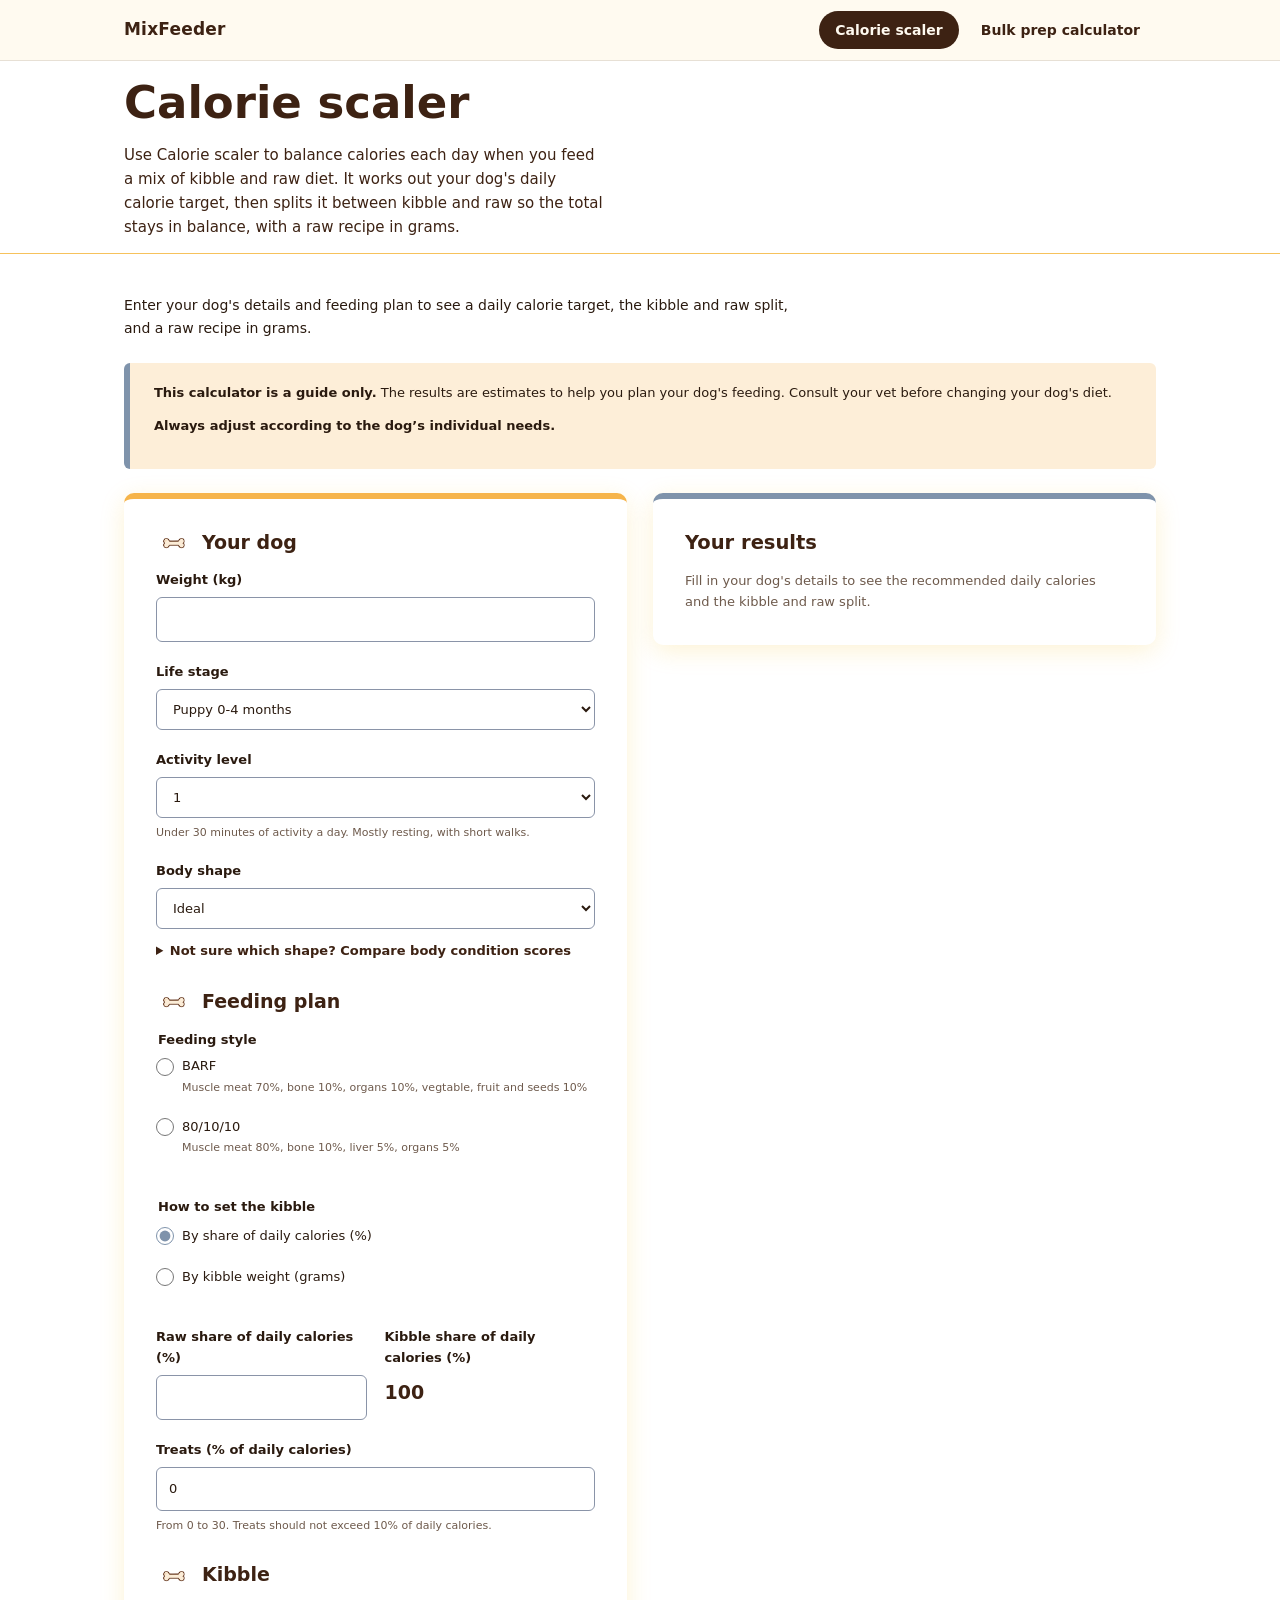
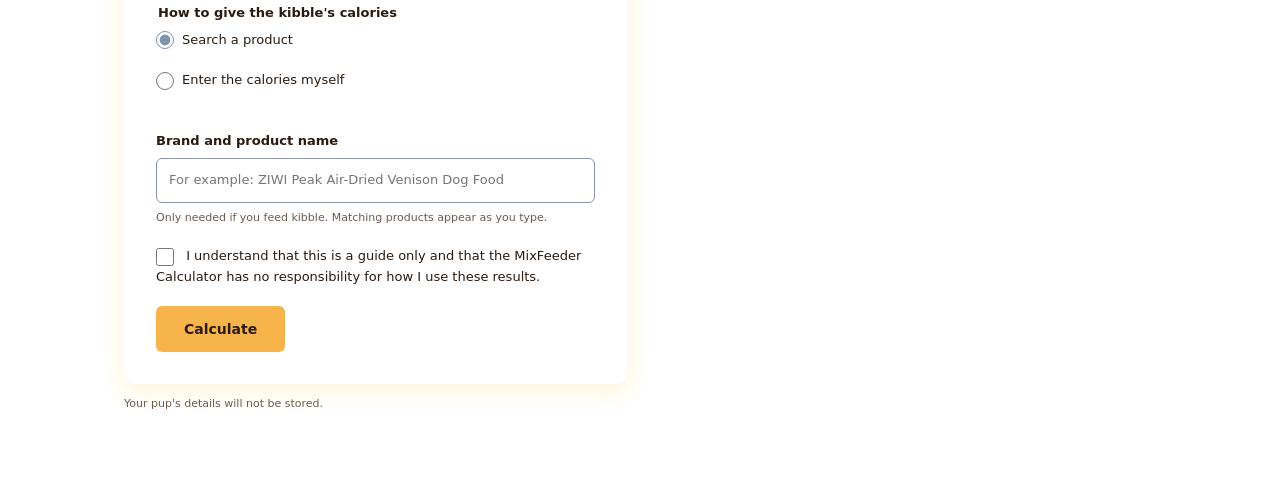
<file: index.html>
<!DOCTYPE html>
<html lang="en">
<head>
<meta charset="UTF-8">
<meta name="viewport" content="width=device-width, initial-scale=1">
<title>Calorie scaler | MixFeeder</title>
<meta name="description" content="Estimate your dog's daily calories and raw or kibble portions. A guide only.">
<link rel="stylesheet" href="assets/css/style.css?v=2026110516">
</head>
<body>
<a class="skip-link" href="#main">Skip to content</a>
<header class="site-nav">
  <div class="container site-nav-inner">
    <a class="site-nav-brand" href="index.html">MixFeeder</a>
    <nav aria-label="Main">
      <ul class="site-nav-links">
        <li><a href="index.html" aria-current="page">Calorie scaler</a></li>
        <li><a href="ingredient.html">Bulk prep calculator</a></li>
      </ul>
    </nav>
  </div>
</header>
<main id="main">
<section class="hero" id="top">
  <div class="container hero-inner">
    <div>
      <h1>Calorie scaler</h1>
      <p>Use Calorie scaler to balance calories each day when you feed a mix of kibble and raw diet. It works out your dog's daily calorie target, then splits it between kibble and raw so the total stays in balance, with a raw recipe in grams.</p>
    </div>
  </div>
</section>
<section class="section calc" id="calculator">
  <div class="container">
    <p class="intro">Enter your dog's details and feeding plan to see a daily calorie target, the kibble and raw split, and a raw recipe in grams.</p>
    <div class="calc-disclaimer" role="note">
      <p><strong>This calculator is a guide only.</strong> The results are estimates to help you plan your dog's feeding. Consult your vet before changing your dog's diet.</p>
      <p><strong>Always adjust according to the dog’s individual needs.</strong></p>
    </div>
    <div class="calc-layout">
      <div class="calc-inputs">
      <form class="enquiry-form calc-form" id="calc-form" novalidate>
        <h2>Your dog</h2>
        <div class="field">
          <label for="calc-weight">Weight (kg)</label>
          <input id="calc-weight" name="weight" type="text" inputmode="decimal" autocomplete="off">
            <p class="field-error" id="calc-weight-err"></p>
        </div>
        <div class="field">
          <label for="calc-factor">Life stage</label>
          <select id="calc-factor" name="factor"></select>
        </div>
        <div class="field">
          <label for="calc-activity">Activity level</label>
          <select id="calc-activity" name="activity"></select>
          <p class="field-hint" id="calc-activity-guide"></p>
        </div>
        <div class="field">
          <label for="calc-shape">Body shape</label>
          <select id="calc-shape" name="shape"></select>
          <p class="field-error" id="calc-shape-err"></p>
        </div>

        <details class="shape-guide">
          <summary>Not sure which shape? Compare body condition scores</summary>
          <p class="field-hint">Body condition score runs from 1 (very thin) to 5 (heavy). A score of 3 is ideal. Run your hand along the ribs with light pressure, then look at your dog from above and from the side.</p>
          <img class="waist-figure" src="assets/img/body-scale.png?v=2026110516" alt="Five dogs from very thin to heavy, each shown from above and from the side. The middle dog is marked 5.">
          <table class="shape-table">
            <caption class="sr-only">Body condition score, how the ribs feel, and the body shape option it matches</caption>
            <thead>
              <tr><th scope="col">Score</th><th scope="col">How the ribs feel when you touch them</th><th scope="col">Option to choose</th></tr>
            </thead>
            <tbody>
              <tr>
                <td>1</td>
                <td>Ribs can be felt with no fat cover. With light pressure they feel sharp, and you can count each one easily.</td>
                <td>Skinny (underweight)</td>
              </tr>
              <tr>
                <td>2</td>
                <td>Ribs are easy to feel with only a very thin layer of fat. They feel close to the surface.</td>
                <td>Skinny (underweight)</td>
              </tr>
              <tr>
                <td>3</td>
                <td>Ribs can be felt with light pressure under a thin, even layer of fat. They should not be visible.</td>
                <td>Ideal</td>
              </tr>
              <tr>
                <td>4</td>
                <td>Ribs are harder to feel and need firmer pressure under a layer of fat.</td>
                <td>Fat (overweight)</td>
              </tr>
              <tr>
                <td>5</td>
                <td>Ribs are very hard to feel under a thick layer of fat. The waist is not visible.</td>
                <td>Fat (overweight)</td>
              </tr>
            </tbody>
          </table>
        </details>

        <h2>Feeding plan</h2>
        <fieldset class="field" id="calc-style">
          <legend>Feeding style</legend>
          <div class="field check"><input id="style-barf" name="style" type="radio" value="barf"><label for="style-barf">BARF</label><span class="ratio-note">Muscle meat 70%, bone 10%, organs 10%, vegtable, fruit and seeds 10%</span></div>
          <div class="field check"><input id="style-8010" name="style" type="radio" value="80-10-10"><label for="style-8010">80/10/10</label><span class="ratio-note">Muscle meat 80%, bone 10%, liver 5%, organs 5%</span></div>
          <p class="field-error" id="calc-style-err"></p>
        </fieldset>
        <fieldset class="field" id="calc-mode">
          <legend>How to set the kibble</legend>
          <div class="field check"><input id="mode-percent" name="mode" type="radio" value="percent" checked><label for="mode-percent">By share of daily calories (%)</label></div>
          <div class="field check"><input id="mode-grams" name="mode" type="radio" value="grams"><label for="mode-grams">By kibble weight (grams)</label></div>
        </fieldset>
        <div id="calc-percent-fields">
          <div class="field-row">
            <div class="field">
              <label for="calc-raw">Raw share of daily calories (%)</label>
              <input id="calc-raw" name="raw" type="text" inputmode="numeric" autocomplete="off">
              <p class="field-error" id="calc-raw-err"></p>
            </div>
            <div class="field">
              <span class="field-label">Kibble share of daily calories (%)</span>
              <p class="calc-kibble-pct" id="calc-kibble-pct" aria-live="polite"></p>
            </div>
          </div>
        </div>
        <div id="calc-grams-fields" hidden>
          <div class="field">
            <label for="calc-kibble-g">Kibble weight per day (g)</label>
            <input id="calc-kibble-g" name="kibbleGrams" type="text" inputmode="numeric" autocomplete="off">
            <p class="field-hint">Uses the calories of the kibble product you choose below. Raw food makes up the rest of the daily calories.</p>
            <p class="field-error" id="calc-kibble-g-err"></p>
          </div>
        </div>

        <div class="field">
        <label for="calc-treat">Treats (% of daily calories)</label>
        <input id="calc-treat" name="treat" type="text" inputmode="numeric" autocomplete="off" value="0">
        <p class="field-hint">From 0 to 30. Treats should not exceed 10% of daily calories.</p>
        <p class="field-error" id="calc-treat-err"></p>
      </div>

      <h2>Kibble</h2>
        <fieldset class="field" id="calc-kibble-source">
          <legend>How to give the kibble's calories</legend>
          <div class="field check"><input id="source-product" name="kibble_source" type="radio" value="product" checked><label for="source-product">Search a product</label></div>
          <div class="field check"><input id="source-manual" name="kibble_source" type="radio" value="manual"><label for="source-manual">Enter the calories myself</label></div>
        </fieldset>
        <div id="calc-product-fields">
        <div class="field">
          <label for="calc-product-search">Brand and product name</label>
          <input id="calc-product-search" type="text" autocomplete="off" placeholder="For example: ZIWI Peak Air-Dried Venison Dog Food">
          <p class="field-hint">Only needed if you feed kibble. Matching products appear as you type.</p>
          <ul class="product-results" id="calc-product-results"></ul>
          <p class="field-hint" id="calc-product-chosen"></p>
        </div>
        </div>
        <div id="calc-manual-fields" hidden>
          <div class="field-row">
            <div class="field">
              <label for="calc-manual-value">Calories</label>
              <input id="calc-manual-value" name="manualValue" type="text" inputmode="decimal" autocomplete="off">
              <p class="field-error" id="calc-manual-value-err"></p>
            </div>
            <div class="field">
              <label for="calc-manual-unit">Unit</label>
              <select id="calc-manual-unit" name="manualUnit">
                <option value="g">kcal per g</option>
                <option value="100g" selected>kcal per 100 g</option>
                <option value="oz">kcal per ounce</option>
                <option value="lb">kcal per lb</option>
              </select>
            </div>
          </div>
          <p class="field-hint">Use the value on the bag or the shop listing. For example, 3.9 kcal per g is 390 kcal per 100 g.</p>
        </div>

        <div class="field check calc-consent">
          <input id="calc-accept" name="accept" type="checkbox" value="yes">
          <label for="calc-accept">I understand that this is a guide only and that the MixFeeder Calculator has no responsibility for how I use these results.</label>
        </div>
        <p class="field-error" id="calc-error" role="alert"></p>
        <button class="btn" type="submit">Calculate</button>
      </form>
      </div>
      <aside class="calc-side" aria-label="Your results">
        <div class="calc-placeholder" id="calc-placeholder">
          <h2>Your results</h2>
          <p>Fill in your dog's details to see the recommended daily calories and the kibble and raw split.</p>
        </div>
        <section class="calc-results" id="calc-results" aria-live="polite" hidden></section>
      </aside>
    </div>
    <p class="form-note">Your pup's details will not be stored.</p>
  </div>
</section>
  </div>
</section>
</main>
<script src="assets/js/feeding-config.js?v=2026110516"></script>
<script src="assets/js/calculator-core.js?v=2026110516"></script>
<script src="assets/js/calculator.js?v=2026110516"></script>
</body>
</html>
</file>
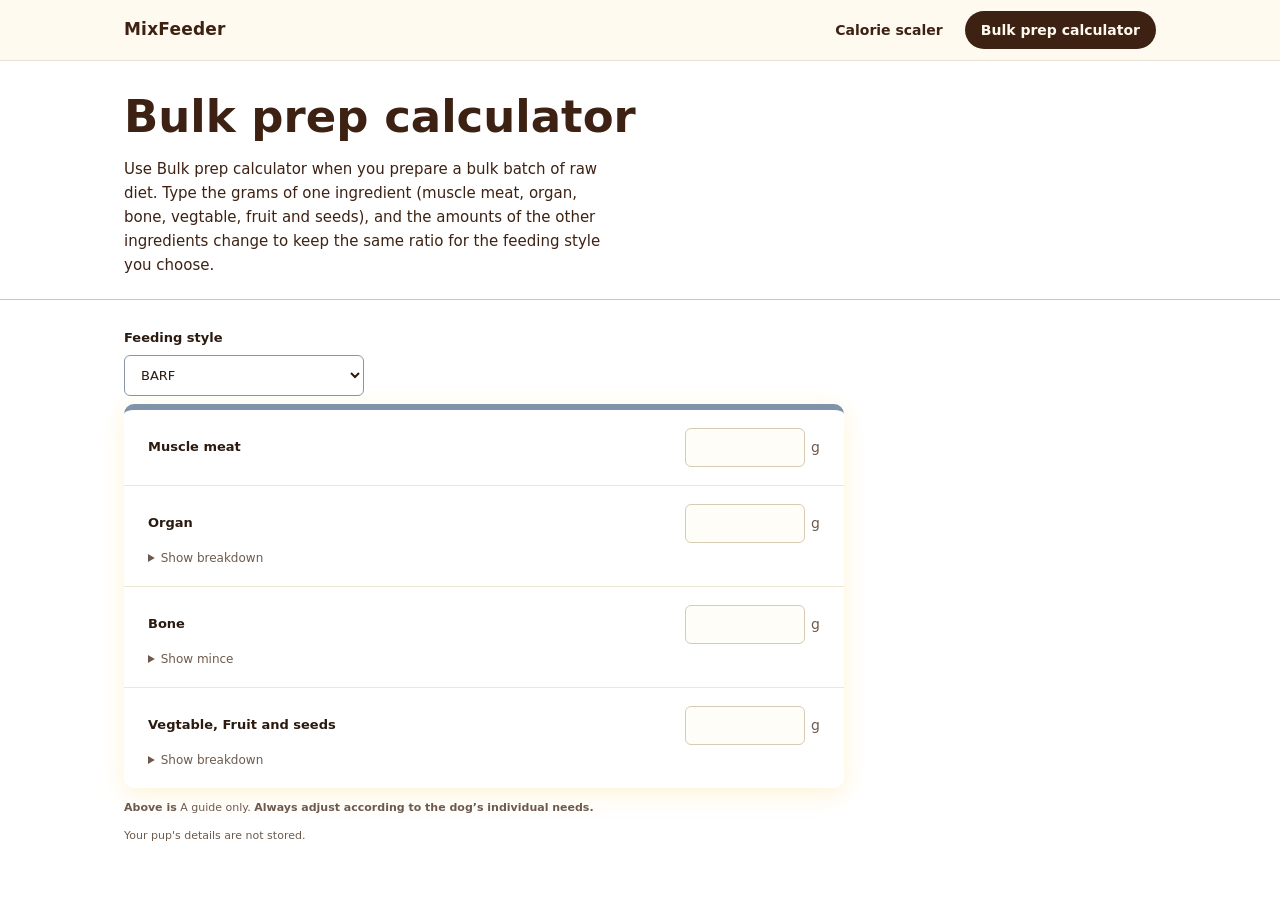
<file: ingredient.html>
<!DOCTYPE html>
<html lang="en">
<head>
<meta charset="UTF-8">
<meta name="viewport" content="width=device-width, initial-scale=1">
<title>Bulk prep calculator | MixFeeder</title>
<meta name="description" content="Type the amount of any one ingredient and see the rest of the raw recipe adjust to the same ratio. A guide only.">
<link rel="stylesheet" href="assets/css/style.css?v=2026110516">
</head>
<body>
<a class="skip-link" href="#main">Skip to content</a>
<header class="site-nav">
  <div class="container site-nav-inner">
    <a class="site-nav-brand" href="index.html">MixFeeder</a>
    <nav aria-label="Main">
      <ul class="site-nav-links">
        <li><a href="index.html">Calorie scaler</a></li>
        <li><a href="ingredient.html" aria-current="page">Bulk prep calculator</a></li>
      </ul>
    </nav>
  </div>
</header>
<main id="main">
<section class="hero hero-compact">
  <div class="container hero-inner">
    <div>
      <h1>Bulk prep calculator</h1>
      <p>Use Bulk prep calculator when you prepare a bulk batch of raw diet. Type the grams of one ingredient (muscle meat, organ, bone, vegtable, fruit and seeds), and the amounts of the other ingredients change to keep the same ratio for the feeding style you choose.</p>
    </div>
  </div>
</section>
<section class="section ingredient-page">
  <div class="container">
    <div class="ingredient-controls">
      <div class="field">
        <label for="ingredient-style">Feeding style</label>
        <select id="ingredient-style"></select>
      </div>
      <p class="ingredient-total" id="ingredient-total" aria-live="polite"></p>
    </div>
    <p class="field-error" id="ingredient-error" role="alert"></p>
    <ul class="ingredient-list" id="ingredient-list"></ul>
    <p class="form-note"><strong>Above is</strong> A guide only. <strong>Always adjust according to the dog’s individual needs.</strong></p>
    <p class="form-note">Your pup's details are not stored.</p>
  </div>
</section>
</main>
<script src="assets/js/feeding-config.js?v=2026110516"></script>
<script src="assets/js/ingredient-adjust.js?v=2026110516"></script>
</body>
</html>
</file>
<file: assets/css/style.css>
/* MixFeeder Calculator: pastel yellow and pastel blue theme */
:root {
  --blue: #7f93ab;
  --blue-dark: #3d2213;
  --blue-light: #e9edf3;
  --yellow: #f6b44a;
  --yellow-dark: #e08f2a;
  --yellow-light: #fdeed8;
  --yellow-pale: #fff8ee;
  --ink: #2a1a0f;
  --muted: #6e5a4c;
  --bg: #fffaf3;
  --error: #b3261e;
  --max: 1080px;
  --round: "Chalkboard SE", "Comic Sans MS", ui-rounded, "SF Pro Rounded", "Arial Rounded MT Bold", system-ui, sans-serif;
}

* { box-sizing: border-box; }
[hidden] { display: none !important; }
html { scroll-behavior: smooth; }
body {
  font-size: 13px;
  margin: 0;
  font-family: var(--round);
  color: var(--ink);
  background: transparent;
  line-height: 1.6;
}
img { max-width: 100%; display: block; }
a { color: var(--blue-dark); }
h1, h2, h3 { color: var(--blue-dark); line-height: 1.25; font-family: var(--round); font-weight: 700; }
.container { max-width: var(--max); margin: 0 auto; padding: 0 24px; }
.skip-link { position: absolute; left: -999px; }
.skip-link:focus { left: 16px; top: 16px; background: #fff; padding: 8px 12px; z-index: 100; }

/* Header */
.site-header { background: #f6c25c; color: #3d2213; border-bottom: 4px solid #3d2213; }
.site-header .container { display: flex; align-items: center; height: 44px; }
.brand { text-decoration: none; color: #3d2213; font-weight: 700; font-size: 11px; letter-spacing: .3px; }
.brand-icon { display: inline-block; width: 24px; height: 20px; margin-right: 6px; vertical-align: middle; background: url("../img/dog-silhouette.svg?v=2026110504") center / contain no-repeat; }

/* Hero */
.hero { position: relative; background: transparent; border-bottom: 1px solid #f6c25c; }
.hero img { width: min(420px, 100%); height: auto; }
.hero-inner { position: relative; display: flex; align-items: center; justify-content: space-between; gap: 5px; flex-wrap: wrap; padding-top: 14px; padding-bottom: 14px; }
.hero h1 { margin: 0 0 12px; font-size: clamp(29px, 5vw, 45px); color: #3d2213; }
.hero p { margin: 0; max-width: 480px; font-size: 15px; color: #3d2213; }

/* Sections */
.section { padding: 40px 0 56px; }
.intro { max-width: 680px; margin: 0 0 24px; font-size: 14px; }

/* Buttons */
.btn {
  display: inline-block; background: var(--yellow); color: var(--ink); border: 0; cursor: pointer;
  padding: 12px 28px; border-radius: 6px; font: inherit; font-weight: 700; font-size: 14px;
}
.btn:hover { background: var(--yellow-dark); }
.btn:focus-visible, .product-option:focus-visible, input:focus-visible, select:focus-visible, textarea:focus-visible {
  outline: 3px solid var(--blue); outline-offset: 2px;
}
.btn-outline { background: #fff; color: var(--ink); border: 2px solid var(--yellow-dark); padding: 10px 24px; margin: 0 6px 10px 0; }
.btn-outline:hover { background: var(--yellow-pale); }

/* Disclaimer */
.calc-disclaimer { background: var(--yellow-light); border-left: 6px solid var(--blue); border-radius: 6px; padding: 20px 24px; margin-bottom: 24px; }
.calc-disclaimer p { margin: 0 0 12px; }
.calc-disclaimer .field { margin-bottom: 0; }

/* Form */
.enquiry-form { background: #fff; border-radius: 10px; padding: 32px; box-shadow: 0 6px 24px rgba(242, 189, 22, .18); border-top: 6px solid var(--yellow); }
.calc-form h2, .calc-admin h2 { font-size: 19px; margin: 28px 0 16px; }
.calc-form h2:first-child { margin-top: 0; }
.calc-form h2::before, .calc-results h2::before { content: ""; display: inline-block; width: 36px; height: 18px; margin-right: 10px; vertical-align: middle; background: url("../img/bone-cream.png?v=2026110504") center / contain no-repeat; }
.calc-form fieldset { border: 0; padding: 0; margin: 0 0 20px; }
.field { margin-bottom: 20px; }
.field-row { display: grid; grid-template-columns: 1fr 1fr; gap: 18px; }
.field label, .calc-form legend, .field-label { display: block; font-weight: 600; margin-bottom: 6px; }
.field input[type="text"], .field input[type="email"], .field input[type="tel"], .field input[type="password"], .field textarea, .calc-form select, .ingredient-controls select {
  width: 100%; font: inherit; font-size: 13px; color: var(--ink); background: #fff;
  border: 1px solid #8a94a8; border-radius: 6px; padding: 11px 12px;
}
.field input[type="radio"], .field input[type="checkbox"] { width: 18px; height: 18px; margin: 0 8px 0 0; accent-color: var(--blue); vertical-align: middle; }
.field.check label { display: inline; font-weight: 400; }
.field [aria-invalid="true"] { border-color: var(--error); border-width: 2px; }
.field-hint { margin: 6px 0 0; font-size: 11px; color: var(--muted); }
.field-error { margin: 6px 0 0; font-size: 11px; font-weight: 600; color: var(--error); }
.field-error:empty { display: none; }
.form-note { font-size: 11px; color: var(--muted); }
.form-status { margin-top: 16px; }
.form-status:empty { display: none; }
.hp { position: absolute; left: -9999px; }
.calc-kibble-pct { font-size: 19px; font-weight: 700; color: var(--blue-dark); margin: 8px 0 0; }
.product-results { list-style: none; padding: 0; margin: 8px 0 0; }
.product-option { width: 100%; text-align: left; background: var(--yellow-pale); border: 1px solid #c4d8f0; border-radius: 6px; padding: 10px 12px; margin-bottom: 6px; font: inherit; cursor: pointer; color: var(--ink); }
.product-option:hover { background: var(--yellow-light); }

/* Results */
.calc-results { background: #fff; border-radius: 10px; padding: 32px; box-shadow: 0 6px 24px rgba(242, 189, 22, .18); margin-top: 24px; border-top: 6px solid var(--blue); }
.calc-results h2 { margin-top: 0; }
.calc-results h3 { margin: 20px 0 8px; color: var(--blue-dark); }
.calc-results ul { padding-left: 0; list-style: none; margin: 0 0 8px; }
.calc-results li { margin-bottom: 4px; }

/* Admin */
.calc-admin { margin-top: 24px; }
.calc-admin .btn { margin-right: 8px; }

/* Footer */
.site-footer { background: #f6c25c; color: #3d2213; padding: 28px 0; margin-top: 24px; border-top: 4px solid #3d2213; }
.copyright { font-size: 11px; }

@media (max-width: 640px) {
  .field-row { grid-template-columns: 1fr; }
  .enquiry-form, .calc-results { padding: 22px; }
}

/* Two-column calculator: inputs on the left, results on the right */
.calc-layout { display: grid; grid-template-columns: minmax(0, 1fr) minmax(0, 1fr); gap: 26px; align-items: start; }
.calc-side { position: sticky; top: 24px; }
.calc-placeholder { background: #fff; border-radius: 10px; padding: 32px; border-top: 6px solid var(--blue); box-shadow: 0 6px 24px rgba(242, 189, 22, .18); color: var(--muted); }
.calc-placeholder h2 { margin-top: 0; }
.calc-placeholder p { margin: 0; }
.calc-side .calc-results { margin-top: 0; }
@media (max-width: 860px) {
  .calc-layout { grid-template-columns: minmax(0, 1fr); }
  .calc-side { position: static; }
}

/* Body shape guide (body condition score table) */
.shape-guide { margin: -8px 0 20px; }
.shape-guide summary { cursor: pointer; font-weight: 700; color: var(--blue-dark); }
.shape-guide .field-hint { margin: 8px 0 12px; }
.shape-table { width: 100%; border-collapse: collapse; font-size: 11px; }
.shape-table th, .shape-table td { text-align: left; padding: 8px 6px; border-bottom: 1px solid #f3e7a8; vertical-align: middle; }
.shape-table th { color: var(--blue-dark); font-weight: 700; }
.shape-table td:first-child { font-weight: 700; width: 56px; }
.waist-figure { width: 100%; height: auto; margin: 4px 0 14px; }
.sr-only { position: absolute; width: 1px; height: 1px; overflow: hidden; clip: rect(0 0 0 0); white-space: nowrap; }

.calc-consent { margin: 4px 0 18px; }

/* Ratio note under each feeding style */
.ratio-note { display: block; margin: 2px 0 0 26px; font-size: 11px; color: var(--muted); }

/* Kibble entry mode choice */
#calc-mode legend { margin-bottom: 8px; }



/* Site navigation */
.site-nav { background: #fffaf0; border-bottom: 1px solid rgba(61, 34, 19, .12); position: sticky; top: 0; z-index: 10; backdrop-filter: saturate(1.2) blur(6px); }
.site-nav-inner { display: flex; align-items: center; justify-content: space-between; gap: 16px; min-height: 60px; }
.site-nav-brand { color: #3d2213; font-weight: 700; font-size: 17px; letter-spacing: .2px; text-decoration: none; display: inline-flex; align-items: baseline; gap: 6px; }
.site-nav-brand span { font-weight: 400; color: #8a6a3f; }
.site-nav-links { display: flex; gap: 6px; list-style: none; margin: 0; padding: 0; }
.site-nav-links a { display: inline-block; padding: 8px 16px; border-radius: 999px; color: #3d2213; font-size: 14px; font-weight: 600; text-decoration: none; transition: background .15s ease, color .15s ease; }
.site-nav-links a:hover { background: #f6c25c; }
.site-nav-links a[aria-current="page"] { background: #3d2213; color: #fffaf0; }
.site-nav a:focus-visible { outline: 3px solid #f6c25c; outline-offset: 2px; }
@media (max-width: 560px) {
  .site-nav-inner { min-height: 0; padding-top: 10px; padding-bottom: 10px; flex-direction: column; align-items: flex-start; }
  .site-nav-links a { padding: 6px 12px; }
}

/* Ingredient list page */
.hero-compact .hero-inner { padding-top: 28px; padding-bottom: 22px; }
.ingredient-page { padding-top: 28px; }
.ingredient-controls { display: flex; align-items: flex-end; justify-content: space-between; gap: 18px; flex-wrap: wrap; margin-bottom: 8px; }
.ingredient-controls .field { margin-bottom: 0; min-width: 240px; }
.ingredient-total { margin: 0 0 20px; font-weight: 700; color: var(--blue-dark); }
.ingredient-list { list-style: none; margin: 0; padding: 0; background: #fff; border-radius: 10px; box-shadow: 0 6px 24px rgba(242, 189, 22, .18); border-top: 6px solid var(--blue); max-width: 720px; }
.ingredient-row { padding: 18px 24px; border-bottom: 1px solid #efe6d6; }
.ingredient-row:last-child { border-bottom: 0; }
.ingredient-head { display: flex; align-items: center; justify-content: space-between; gap: 16px; }
.ingredient-head label { font-weight: 600; }
.ingredient-field { display: inline-flex; align-items: center; gap: 6px; }
.ingredient-input { width: 120px; padding: 8px 10px; font: inherit; text-align: right; border: 1px solid #d8cbb4; border-radius: 6px; background: #fffdf8; }
.ingredient-input:disabled { background: #f3eee4; color: #9b8f7d; }
.ingredient-unit { color: var(--muted); font-size: 14px; }
.ingredient-note { margin: 6px 0 0; font-size: 12px; color: var(--muted); }
.ingredient-sub { margin-top: 6px; font-size: 12px; color: var(--muted); }
.ingredient-sub summary { cursor: pointer; width: max-content; }
.ingredient-sub[hidden] { display: none; }
.ingredient-mix { list-style: none; margin: 6px 0 0; padding: 0 0 0 12px; border-left: 2px solid #f3e3b5; }
.ingredient-mix li { margin: 2px 0; }
.ingredient-mince { display: flex; align-items: center; justify-content: space-between; gap: 12px; margin-top: 8px; }
.ingredient-mince label { font-weight: 600; }
.ingredient-range { flex: 1; accent-color: var(--blue); }
.ingredient-range-value { min-width: 42px; text-align: right; font-weight: 600; color: var(--blue-dark); }
</file>
